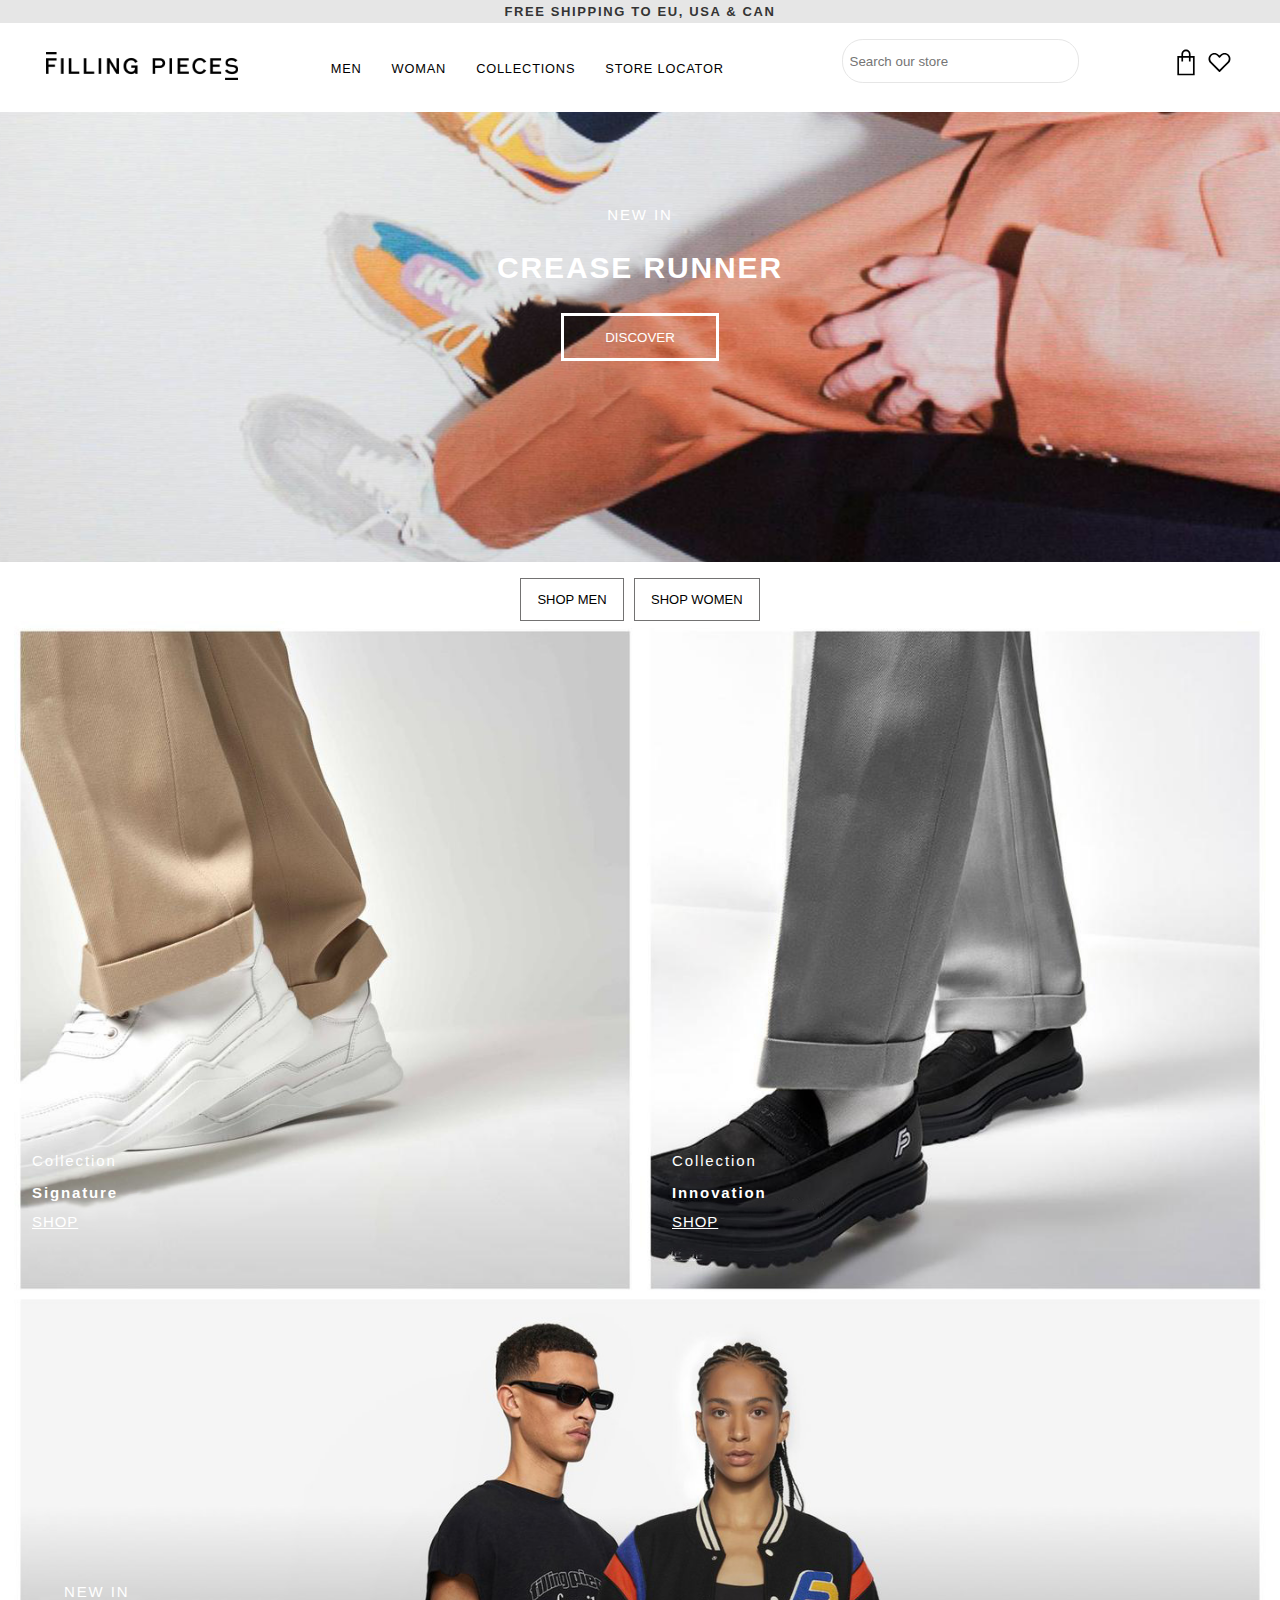
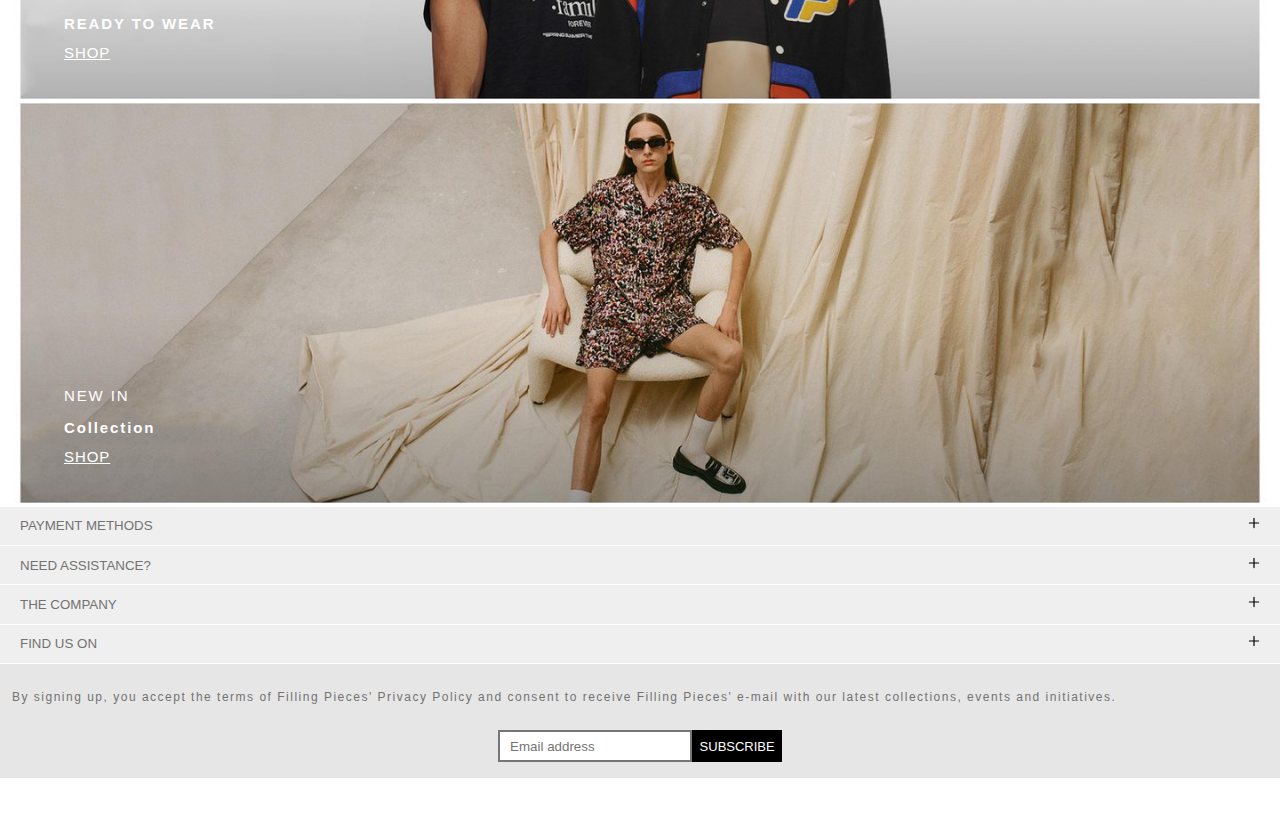
<file: index.html>
<!doctype html>
<html lang="en">
	<head>
		<meta charset="UTF-8">
		<meta name="author" content="Noah Ubert">
		<meta name="viewport" content="width=device-width, initial-scale=1">
		<title>Filling Pieces</title>
		<link href="styles/stylesheet.css" rel="stylesheet">
	</head>
	<body class="homepage">
		<header>
			<strong> Free shipping to EU, USA & CAN </strong>
			<!-- Navigatie -->
			<nav>
				<!-- Mobile overlay -->
				<ul>
					<li>
						<input type="text" placeholder="Search our store">
						<div>
						<div>
							<img src="images/heartempty.svg" alt="heart button">
							<a href="">My wish list </a>
						</div>
						<img src="images/profile.svg" alt="Profile Button">
						<a href="">Login/Register </a>
						</div>
					</li>
					
					<li>
						<a href="#">- men</a>
						<a href="#">- woman</a>
						<a href="#">- collections</a>
						<a href="#">- store locator</a>
					</li>
					<li>
						<a href="#">- faq</a>
						<a href="#">- contact</a>
						<a href="#">- about</a>
						<a href="#">- careers</a>
						<button>close</button>
					</li>
				</ul>
				<!-- desktop -->
				<ul>
					<li>
						<button><img class="svg" src="images/menu.svg" alt="menu"></button> </li>
					<li><img class="logo" src="images/FillingPiecesLogo.png" alt="logo filling pieces">
						</li>
					
					<li><a href="#">men</a>
					<a href="#">woman</a>
					<a href="#">collections</a>
					<a href="#">store locator</a>
				</li>
				
				<li><input type="text" placeholder="Search our store"></li>
				
				
				<li><img class="svg" tabindex="0" src="images/shoppingbag.svg" alt="shoppingbag">
				<img class="svg" tabindex="0" src="images/heart.svg" alt="favorite"></li>
		</ul>
	</nav>
</header>
<main>
	<!-- Crease Runner -->
	<h1>Filling pieces</h1>
	<section>
		<p tabindex="0">NEW IN</p>
		<h2 tabindex="0">CREASE RUNNER</h2>
		<button>DISCOVER</button>
	</section>
	<!-- Buttons -->
	<section class="genderbuttons">
		<h2> Button Men Button Women</h2>
		<button class="btn btn-men">SHOP MEN</button>
		<button class="btn btn-women">SHOP WOMEN</button>
	</section>
	<!-- Signature and innovation  -->
	<section>
		<div>
			<a href="Signature.html">
				<img src="images/signature.jpg" alt="signature">
			</a>
			<header>
				<p tabindex="0">Collection</p>
				<h2 tabindex="0">Signature</h2>
				<a href="Signature.html">SHOP</a>
			</header>
		</div>
		<div>
			<img src="images/innovation.jpg" alt="innovation">
			<header>
				<p tabindex="0">Collection</p>
				<h2 tabindex="0">Innovation</h2>
				<a href="">SHOP</a>
			</header>
		</div>
	</section>
	<!-- Ready to wear -->
	<section>
		<img src="images/readytowear.jpg" alt="ready to wear">
		<header>
			<p tabindex="0">NEW IN</p>
			<h2 tabindex="0">READY TO WEAR</h2>
			<a href="">SHOP</a>
		</header>
	</section>
	<!-- Collection  -->
	<section>
		<img src="images/collection.jpg" alt="collection">
		<header>
			<p tabindex="0">NEW IN</p>
			<h2 tabindex="0">Collection</h2>
			<a href="">SHOP</a>
		</header>
	</section>
</main>

<!-- Footer -->
<footer>
		<section>
			<h2> Payment Methods </h2>
			<button>Payment Methods <img src="images/plus.svg" alt="plus icon"></button>
	
			<ul>
				<li> <img src="images/americanexpres.png" alt="American Express"></li>
				<li> <img src="images/ideal.png" alt="American Express"></li>
				<li> <img src="images/klarna.png" alt="American Express"></li>
				<li> <img src="images/mastercard.png" alt="American Express"></li>
				<li> <img src="images/paypal.png" alt="American Express"></li>
				<li> <img src="images/sofort.png" alt="American Express"></li>
				<li> <img src="images/visa.png" alt="American Express"></li>
				<li> <img src="images/giropay.png" alt="American Express"></li>
			</ul>
	
		</section>
	
		<section>
			<h2> Assistance </h2>
			<button>Need Assistance? <img src="images/plus.svg" alt="plus icon"></button>
	
			<ul>
				<li> <a href=""> faq </a></li>
				<li> <a href=""> shipping </a></li>
				<li> <a href=""> returns </a></li>
				<li> <a href=""> contact </a></li>
			</ul>
	
		</section>
		<section>
			<h2> The Company </h2>
			<button>The company <img src="images/plus.svg" alt="plus icon"></button>
	
			<ul>
				<li> <a href=""> about </a></li>
				<li> <a href=""> store locator </a></li>
				<li> <a href=""> careers </a></li>
				<li> <a href=""> terms </a></li>
				<li> <a href=""> privacy policy </a></li>
				<li> <a href=""> coockie consent </a></li>
			</ul>
	
		</section>
		<section>
			<h2> Social Media </h2>
			<button>Find us on <img src="images/plus.svg" alt="plus icon"></button>
	
			<ul>
				<a href="#">
					<li> <img src="images/instagram.png" alt="instagram"></li>
					<li> <img src="images/twitter.png" alt="twitter"></li>
					<li> <img src="images/facebook.png" alt="facebook"></li>
					<li> <img src="images/pinterest.png" alt="pinterest"></li>
				</a>
			</ul>
	
		</section>
	
		<p> By signing up, you accept the terms of Filling Pieces' Privacy Policy and consent to receive Filling
			Pieces'
			e-mail with our latest collections, events and initiatives.</p>
	
		<form>
			<input type="email" placeholder=" Email address">
			<button type="submit">Subscribe</button>
		</form>
	</footer>

<script src="scripts/javascript.js"></script>
</body>
</html>
</file>
<file: styles/stylesheet.css>
/* General Styles */
body {
    margin: 0em;
    padding: 0ems;
    font-family: 'Reader', sans-serif;
    text-decoration: none;
    color: #000000;
}

h2,
h3,
h4,
h5 {
    color: white;
    font-size: 0.9375em;
    font-family: 'Reader', sans-serif;
    letter-spacing: 0.125em;
}

p {
    color: white;
    font-size: 0.9375em;
    font-family: 'Reader', sans-serif;
    letter-spacing: 0.125em;
}

h1 {
    position: absolute;
    margin: -100000em;
}



/* Header */

body>header {
    position: sticky;
    width: 100%;
    z-index: 1000;
    top: 0;
    background-color: #ffffff;
}

strong {
    display: block;
    color: #343434;
    text-align: center;
    text-transform: uppercase;
    letter-spacing: 0.125em;
    background-color: #e6e6e6;
    padding: 0.3125em 0;
    font-size: 0.8125em;

}

/* Navigation */

a {
    text-decoration: none;
    color: white;
    font-size: 0.9375em;
    font-family: 'Reader', sans-serif;
    letter-spacing: 0.0625em;
    text-decoration: underline;
}

.logo {
    width: 12em;
    margin: 0;
}


.svg {
    width: 1.8em;
    cursor: pointer;
}

nav ul:last-of-type{
    display: flex;
    justify-content: space-around;
    align-items: center;
    list-style: none;
    padding-inline-start: 0em;

 
}

nav ul:last-of-type> li:first-of-type {
    display: none;
}

nav ul:last-of-type a {
    color: black;
    text-decoration: none;
    text-transform: uppercase;
    font-size: 1em;
    position: relative;
    margin-right: 2em;
    font-size: 0.8em;
}



nav ul:last-of-type li a:after {
    bottom: 0;
    content: "";
    display: block;
    height: 0.125em;
    left: 0%;
    position: absolute;
    background: #000000;
    transition: 0.3s ease 0s, left 0.3s ease 0s;
    width: 0;

}

nav ul:last-of-type li a:hover::after {
    width: 100%;
    left: 0;
}

/* zoekbalk */
nav ul:last-of-type input {
    width: 17em;
    height: 3em;
    border: none;
    padding-left: 0.5em;
    color: black;
    border: 0.0625em solid #e6e6e6;
    border-radius: 1.5625em;
    margin-bottom: 1em;
}

/* navigatie op mobiel */
@media (max-width: 900px) {

    nav ul:nth-of-type(2) li:nth-of-type(3) {
        display: none;
    }

    nav ul:last-of-type li:first-of-type {
        display: flex;
        flex-direction: row;
        padding-right: 0em;
    }

    nav ul:last-of-type> li:first-of-type button{
    display: flex;
}

    nav ul:last-of-type div:last-of-type li {
        margin-left: 0em;
        padding: 0;
    }

    nav ul:last-of-type div:first-of-type {
        display: none;
    }

    nav ul:last-of-type input {
        display: none;
    }

    nav ul {
        display: flex;
        justify-content: space-between;
        list-style: none;
        background-color: white;
        top: 0;
        position: sticky;

    }

    nav ol {
        padding-inline-start: 0em;
    }

    nav a {
        color: #343434;
        list-style-type: none;
        text-decoration: none;
        font-weight: normal;
        font-size: 0.75em;
        font-family: 'Reader', sans-serif;
        letter-spacing: 1px;
        padding-bottom: 1em ;
        text-transform: uppercase; 
    }

    nav ul:first-of-type li {
        display: flex;
        flex-direction: column;
    }

   nav a:hover::after {
        width: 100%;
        left: 0;
    }

    nav ul input {
        width: 12.5em;
        max-width: 37.5em;
        height: 2.5em;
        border: none;
        margin-bottom: 2em;
        padding-left: 0.5em;
        color: black;
        border: 0.0625em solid #e6e6e6;
        border-radius: 1.5625em;
    }

    nav ul div {
        margin-bottom: 1em;
    }

    nav ul  li {
        list-style: none;
        display: flex;
        padding-bottom: 0.0625em;
    }

    nav ul:first-of-type li:first-of-type div div img {
        margin-bottom: -1em;
    }
     nav ul:first-of-type li:first-of-type div img {
        margin-bottom: -1em;
    }

    nav ul:first-of-type li:nth-of-type(2) {
        margin-top: 2em;
        margin-bottom: 2em;
    }

    nav ul div img {
        width: 1.5em;
        padding-right: 0.5em;
    }

    nav ul li:first-of-type button {
        display: block;
        font-size: 1em;
        color: black;
        border: solid;
        border-color: black;
        border-width: 0.0625em;
        background-color: transparent;
        font-size: 0.9em;
        cursor: pointer;
        text-transform: uppercase;

    }

    nav a:active {
        color: purple;
    }

    .toonHamburger nav ul:first-of-type {
        left: 0;
        opacity: 1;
    }

    nav>ul:nth-of-type(2)>li:first-of-type button {
        background-color: transparent;
        border: none;
    }

    nav>ul:nth-of-type(2) {
        padding: 0
    }

    /* filling pieces logo*/
    nav>ul:nth-of-type(2)>li:nth-of-type(2)>img {
        width: 80%;
        display: block;
        margin: auto;
    }
}

nav ul:first-of-type li button {
    background-color: black;
    padding: 1em;
    color: white;
    text-decoration: none;
    cursor: pointer;
}

nav ul:first-of-type {
    opacity: 0;
    box-shadow: 0px 0px 1px 5000px rgba(0, 0, 0, 0.8);
    left: -100%;
    position: fixed;
    flex-direction: column;
    height: 100vh;
    background-color: white;
    width: 70vw;
    margin: 0;
    top: 0;
    justify-content: flex-start;
    align-items: flex-start;
    padding: 2em;
    z-index: 100;
    transition: all 0.3s ease-out;
}

/*-----------------------------------------------------------------------*/
/* creaserunner (image) */
body.homepage main>section:first-of-type {
    overflow: hidden;
    height: 28.125em;
    background-image: url('../images/crease-runner1.jpg');
    background-position: center;

}

body main>section:first-of-type h2 {
    text-align: center;
    width: 100%;
    max-width: 25em;
    margin: 0px auto;
    padding: 0.9375em;
    color: white;
    font-size: 1.875em;
    letter-spacing: 0.0625em;
}

body.homepage main>section:first-of-type p {
    text-align: center;
    width: 100%;
    max-width: 25em;
    margin: 0px auto;
    margin-top: 6.25em;

}

body main>section:first-of-type button {
    border: solid;
    border-color: white;
    background-color: transparent;
    margin-left: auto;
    margin-right: auto;
    padding: 1em 3.125em;
    display: block;
    color: white;
    cursor: pointer;
}

body main>section:first-of-type button:hover {
    background-color: white;
    color: #CB7A5C;
    transition: 0.25s;
    transition: ease-in;
}



/* buttons (MEN and WOMEN) */
.btn {
    padding: 1em 1.25em;
    font-size: 0.9375em;
    color: black;
    border: solid 0.1875em;
    border-color: #737272;
    background: transparent;
    border-width: 0.0625em;
    font-size: 0.8125em;
    cursor: pointer;

}

.btn:hover {
    background-color: black;
    color: white;
    transition: 0.25s;
}

section.genderbuttons {
    display: flex;
    justify-content: center;
    margin-top: 1em;
}

.btn:first-of-type {
    margin-right: 10px;
}

section.genderbuttons h2 {
    position: absolute;
    margin: -100000em;
}
/* Signature and innovation */

@media (min-width: 800px) {
    main>section:nth-of-type(3) {
        display: flex;
    }
}

main>section:nth-of-type(3) img {
    width: 100%;
    display: block;
}

main>section:nth-of-type(3) div {
    position: relative;
}

main>section:nth-of-type(3) header {
    position: absolute;
    bottom: 10%;
    left: 5%;

}

/* readytowear */

main>section:nth-of-type(4) {

    position: relative;
}

main>section:nth-of-type(4) img {
    width: 100%;
    height: 25em;
    object-fit: cover;
    position: relative;
}

main>section:nth-of-type(4) header {
    position: absolute;
    bottom: 10%;
    left: 5%;

}


/* collection */
main>section:nth-of-type(5) {

    position: relative;
}

main>section:nth-of-type(5) img {
    width: 100%;
    height: 25em;
    object-fit: cover;
    position: relative;
}

main>section:nth-of-type(5) header {
    position: absolute;
    bottom: 10%;
    left: 5%;

}
/* Footer */

footer {
    background: #E6E6E6;
}

footer a {
    color: #737272;
    font-size: 0.75em;
    letter-spacing: 0.0625em;
    text-transform: uppercase;
    display: block;
    cursor: pointer;
    border-bottom: 0.0625em solid #fff;
    padding: 0.4375em 1.25em;
    line-height: 2em;

}

footer section button {
    width: 100%;
    display: flex;
    justify-content: space-between;
    align-items: center;
    border: none;
    color: #737272;
    font: 0.75em;
    text-transform: uppercase;
    padding-left: 1em;
    border-bottom: 0.125em solid #fff;
    padding: 0.5em;
    padding-left: 1.5em;
    padding-right: 1.2em;
}

footer button img {
    right: 2em;
    width: 1.5em;
}

footer p {
    font-family: 'Reader', sans-serif;
    font-size: 0.75em;
    color: #737272;
    line-height: 1.5em;
    padding: 1em;
}

footer form {
    display: flex;
    justify-content: center;
    padding-bottom: 1em;
    background-color: #E6E6E6;
}

footer form input {
    border-style: solid;
    color: black;
    padding: 0.5em;
}

footer form button {
    padding: 0.5em;
    font-size: 0.9375em;
    color: white;
    border: solid;
    border-color: black;
    border-width: 0.0625em;
    background-color: black;
    font-size: 0.8125em;
    cursor: pointer;
    text-transform: uppercase;
}

footer ul {
    background: white;
    padding: none;
    max-height: 0;
    pointer-events: none;
    opacity: 0;
    transition: 0.5s linear;
}

/* uitklap footer met javascript (zelfde als hamburgermenu) */

.toonFooter+ul {
    opacity: 1;
    height: auto;
    max-height: 10000em;
    pointer-events: all;
}

footer ul {
    margin-block-end: 0;
    margin-block-start: 0;
    list-style: none;
    padding-inline-start: 0;
}

footer ul a {
    color: #737272;
    font: 0.75em;
    text-decoration: none;
    margin: auto;
    border-bottom: 0.0625em solid #e6e6e6;
}

.productpagina footer p {
    font-family: 'Reader', sans-serif;
    font-size: 0.75em;
    color: #737272;
    line-height: 1.5em;
    padding-left: 1.5em;
    background: none;
}

footer section:first-of-type ul li img {
    width: 1.5em;
    justify-content: space-around;
    padding-left: 1em;
}

footer section:first-of-type ul:first-of-type {
    display: flex;
}

footer section:last-of-type ul a li img {
    width: 1.8em;
    justify-content: space-around;
    padding-left: 1em;
}

footer section:last-of-type ul a:last-of-type {
    display: flex;
    padding: 0.5em;
}


/* Signature Pagina 2 */

.productpagina p {
    font-family: "Reader", sans-serif;
    font-size: 0.75em;
    background: #fff;
    line-height: 1.5em;
    color: #343434;
    max-width: 43.75em;
    margin-left: auto;
    margin-right: auto;
    padding-bottom: 1em;

}

.productpagina h2 {
    font-family: "Reader", sans-serif;
    font-size: 1.875em;
    background: #fff;
    line-height: 1.5em;
    color: #343434;
    max-width: 43.75em;
    margin-left: auto;
    margin-right: auto;
    padding: 0;
    text-transform: uppercase;
    text-align: center;
}

/* afbeeldingen van schoenen */

.productpagina main {
    padding: 0 1.1em;
}

.productpagina main section {

    display: grid;
    grid-template-columns: 1fr 1fr;
    grid-gap: 1em;

}


.productpagina main section article img {
    width: 100%;
}


.productpagina main section article h3 {
    color: #343434;
    font-size:  0.75em;
    font-family: "Reader", sans-serif;
    text-align: center;
    position: relative;

}

.productpagina main section article h3:after {
    bottom: 0;
    content: "";
    display: block;
    height: 0.125em; 
    left: 0%;
    position: absolute;
    background: #000000;
    transition: 0.3s ease 0s, left 0.3s ease 0s;
    width: 0;
}

.productpagina main section article h3:hover::after {
    width: 100%;
    left: 0;
}



.productpagina main section article p {
    text-align: center;
    padding: 0;
}

/* afbeeldingen van schoenen op webversie */

@media (min-width: 800px) {
    .productpagina main section {
        grid-template-columns: repeat(4, 1fr);

    }
}



/* maten labels op de schoenen (2e pagina) */

.productpagina section article ol {
    display: flex;
    justify-content: space-around;
    list-style: none;
    background: rgba(255, 255, 255, 0.6);
    padding: 1em 0;
    color: #343434;
    text-align: center;
    margin-top: -3em;
    opacity: 0;
    transition: 3s ease;

}

.productpagina section article ol:hover {
    opacity: 2;
}

.productpagina section article div {
    position: relative;
}

.productpagina section article div button {
    position: absolute;
    top: 0;
    right: 0em;
    padding: 0;
    border-style: none;
    margin: 0.5em;

}

.productpagina section article div button img {
    width: 2em;

}

.productpagina section h2 {
    position: absolute;
    margin: -100000em;
}

footer section h2 {
    position: absolute;
    margin: -100000em;
}
</file>
